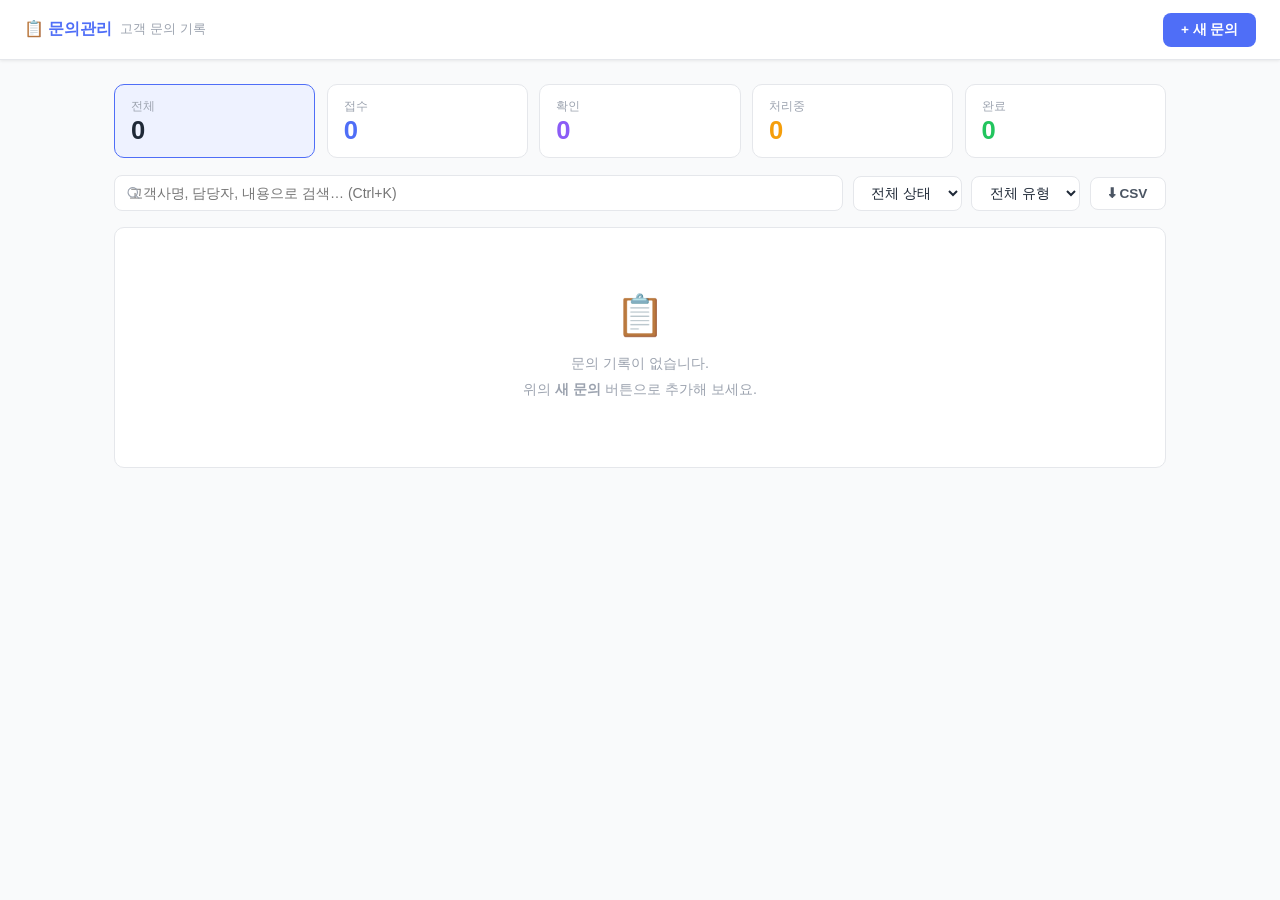
<file: memo/index.html>
<!DOCTYPE html>
<html lang="ko">
<head>
  <meta charset="UTF-8">
  <meta name="viewport" content="width=device-width, initial-scale=1.0">
  <title>고객 문의 기록 관리</title>
  <style>
    *, *::before, *::after { box-sizing: border-box; margin: 0; padding: 0; }

    :root {
      --primary:      #4F6EF7;
      --primary-dark: #3A57D9;
      --c-접수:   #4F6EF7;
      --c-확인:   #8B5CF6;
      --c-처리중: #F59E0B;
      --c-완료:   #22C55E;
      --gray-50:  #F9FAFB;
      --gray-100: #F3F4F6;
      --gray-200: #E5E7EB;
      --gray-400: #9CA3AF;
      --gray-600: #4B5563;
      --gray-800: #1F2937;
      --radius: 10px;
      --shadow-sm: 0 1px 3px rgba(0,0,0,.08);
      --shadow-lg: 0 8px 30px rgba(0,0,0,.18);
    }

    body {
      font-family: -apple-system, BlinkMacSystemFont, 'Segoe UI', 'Noto Sans KR', sans-serif;
      background: var(--gray-50);
      color: var(--gray-800);
      min-height: 100vh;
    }

    /* ── Header ── */
    header {
      background: #fff;
      border-bottom: 1px solid var(--gray-200);
      padding: 0 1.5rem;
      height: 60px;
      display: flex;
      align-items: center;
      justify-content: space-between;
      position: sticky;
      top: 0;
      z-index: 100;
      box-shadow: var(--shadow-sm);
    }
    .logo { font-size: 1rem; font-weight: 700; color: var(--primary); display: flex; align-items: center; gap: .5rem; }
    .logo-sub { color: var(--gray-400); font-weight: 400; font-size: .8rem; }

    /* ── Buttons ── */
    .btn {
      padding: .5rem 1.1rem;
      border: none;
      border-radius: 8px;
      font-size: .85rem;
      font-weight: 600;
      cursor: pointer;
      transition: background .15s;
      white-space: nowrap;
      font-family: inherit;
    }
    .btn-primary  { background: var(--primary); color: #fff; }
    .btn-primary:hover { background: var(--primary-dark); }
    .btn-ghost    { background: #fff; color: var(--gray-600); border: 1px solid var(--gray-200); }
    .btn-ghost:hover { background: var(--gray-100); }
    .btn-danger   { background: #FEE2E2; color: #B91C1C; border: none; }
    .btn-danger:hover { background: #FECACA; }
    .btn-sm { padding: .35rem .85rem; font-size: .8rem; }

    /* ── Layout ── */
    .container { max-width: 1100px; margin: 0 auto; padding: 1.5rem; }

    /* ── Stats ── */
    .stats {
      display: grid;
      grid-template-columns: repeat(5, 1fr);
      gap: .7rem;
      margin-bottom: 1.1rem;
    }
    .stat-card {
      background: #fff;
      border: 1px solid var(--gray-200);
      border-radius: var(--radius);
      padding: .85rem 1rem;
      cursor: pointer;
      transition: border-color .15s, background .15s;
      user-select: none;
    }
    .stat-card:hover       { border-color: var(--primary); }
    .stat-card.active      { border-color: var(--primary); background: #EEF2FF; }
    .stat-card .s-label    { font-size: .72rem; color: var(--gray-400); margin-bottom: .25rem; }
    .stat-card .s-count    { font-size: 1.6rem; font-weight: 700; line-height: 1; }
    .stat-card.s-all   .s-count { color: var(--gray-800); }
    .stat-card.s-접수  .s-count { color: var(--c-접수); }
    .stat-card.s-확인  .s-count { color: var(--c-확인); }
    .stat-card.s-처리중 .s-count { color: var(--c-처리중); }
    .stat-card.s-완료  .s-count { color: var(--c-완료); }

    /* ── Toolbar ── */
    .toolbar {
      display: flex;
      gap: .6rem;
      flex-wrap: wrap;
      align-items: center;
      margin-bottom: 1rem;
    }
    .search-wrap { flex: 1; min-width: 180px; position: relative; }
    .search-wrap svg {
      position: absolute;
      left: .75rem;
      top: 50%;
      transform: translateY(-50%);
      width: 15px;
      height: 15px;
      color: var(--gray-400);
      pointer-events: none;
    }
    .search-wrap input {
      width: 100%;
      padding: .5rem 1rem .5rem 2.3rem;
      border: 1px solid var(--gray-200);
      border-radius: 8px;
      font-size: .875rem;
      background: #fff;
      outline: none;
      font-family: inherit;
    }
    .search-wrap input:focus { border-color: var(--primary); }
    select {
      padding: .5rem .85rem;
      border: 1px solid var(--gray-200);
      border-radius: 8px;
      font-size: .85rem;
      background: #fff;
      outline: none;
      cursor: pointer;
      font-family: inherit;
      color: var(--gray-800);
    }
    select:focus { border-color: var(--primary); }

    /* ── Table ── */
    .table-wrap {
      background: #fff;
      border: 1px solid var(--gray-200);
      border-radius: var(--radius);
      overflow: hidden;
      overflow-x: auto;
    }
    table { width: 100%; border-collapse: collapse; }
    thead th {
      padding: .7rem 1rem;
      text-align: left;
      font-size: .72rem;
      font-weight: 600;
      color: var(--gray-400);
      background: var(--gray-50);
      border-bottom: 1px solid var(--gray-200);
      white-space: nowrap;
      text-transform: uppercase;
      letter-spacing: .04em;
    }
    tbody tr {
      border-bottom: 1px solid var(--gray-100);
      transition: background .1s;
      cursor: pointer;
    }
    tbody tr:last-child { border-bottom: none; }
    tbody tr:hover { background: #F5F7FF; }
    td { padding: .8rem 1rem; font-size: .875rem; vertical-align: middle; }
    .td-date    { color: var(--gray-600); white-space: nowrap; font-size: .8rem; }
    .td-company { font-weight: 600; }
    .td-person  { color: var(--gray-600); }
    .td-content {
      max-width: 260px;
      white-space: nowrap;
      overflow: hidden;
      text-overflow: ellipsis;
      color: var(--gray-600);
    }

    /* ── Badges ── */
    .badge {
      display: inline-flex;
      align-items: center;
      padding: .2rem .65rem;
      border-radius: 99px;
      font-size: .72rem;
      font-weight: 600;
      white-space: nowrap;
    }
    .badge-접수   { background: #EEF2FF; color: var(--c-접수); }
    .badge-확인   { background: #F5F3FF; color: var(--c-확인); }
    .badge-처리중 { background: #FEF3C7; color: #92400E; }
    .badge-완료   { background: #DCFCE7; color: #15803D; }
    .badge-cat    { background: var(--gray-100); color: var(--gray-600); }

    .status-btn {
      background: none;
      border: none;
      padding: 0;
      cursor: pointer;
      font-family: inherit;
    }
    .status-btn:hover .badge { filter: brightness(.9); }

    /* ── Empty state ── */
    .empty { text-align: center; padding: 4rem 1rem; color: var(--gray-400); }
    .empty-icon { font-size: 2.5rem; margin-bottom: .75rem; }
    .empty p { font-size: .9rem; line-height: 1.8; }

    /* ── Modal backdrop ── */
    .modal-bd {
      display: none;
      position: fixed;
      inset: 0;
      background: rgba(0,0,0,.45);
      z-index: 200;
      align-items: center;
      justify-content: center;
      padding: 1rem;
    }
    .modal-bd.open { display: flex; }

    /* ── Modal ── */
    .modal {
      background: #fff;
      border-radius: 14px;
      width: 100%;
      max-width: 560px;
      max-height: 90vh;
      overflow-y: auto;
      box-shadow: var(--shadow-lg);
      animation: slideUp .18s ease;
    }
    @keyframes slideUp {
      from { transform: translateY(14px); opacity: 0; }
      to   { transform: translateY(0);    opacity: 1; }
    }
    .modal-hd {
      padding: 1.1rem 1.5rem;
      border-bottom: 1px solid var(--gray-200);
      display: flex;
      align-items: center;
      justify-content: space-between;
      position: sticky;
      top: 0;
      background: #fff;
      z-index: 1;
    }
    .modal-hd h2 { font-size: .95rem; font-weight: 700; }
    .modal-close {
      background: none;
      border: none;
      font-size: 1.15rem;
      cursor: pointer;
      color: var(--gray-400);
      width: 28px;
      height: 28px;
      display: flex;
      align-items: center;
      justify-content: center;
      border-radius: 50%;
    }
    .modal-close:hover { background: var(--gray-100); color: var(--gray-800); }
    .modal-body { padding: 1.5rem; }
    .modal-ft {
      padding: 1rem 1.5rem;
      border-top: 1px solid var(--gray-200);
      display: flex;
      gap: .5rem;
      align-items: center;
    }
    .spacer { flex: 1; }

    /* ── Form ── */
    .form-grid { display: grid; grid-template-columns: 1fr 1fr; gap: .85rem; }
    .fg { display: flex; flex-direction: column; gap: .3rem; }
    .fg.full { grid-column: 1 / -1; }
    label { font-size: .78rem; font-weight: 600; color: var(--gray-600); }
    .req { color: var(--primary); }
    input[type="text"],
    input[type="date"],
    textarea,
    .fg select {
      padding: .55rem .85rem;
      border: 1px solid var(--gray-200);
      border-radius: 8px;
      font-size: .875rem;
      font-family: inherit;
      outline: none;
      transition: border .15s;
      background: #fff;
      width: 100%;
      color: var(--gray-800);
    }
    input:focus, textarea:focus, .fg select:focus {
      border-color: var(--primary);
      box-shadow: 0 0 0 3px rgba(79,110,247,.1);
    }
    textarea { resize: vertical; min-height: 80px; line-height: 1.6; }

    /* ── Detail ── */
    .detail-grid { display: flex; flex-direction: column; gap: .7rem; }
    .detail-row  { display: flex; gap: .75rem; font-size: .875rem; }
    .dk { width: 72px; flex-shrink: 0; color: var(--gray-400); font-size: .78rem; padding-top: .1rem; }
    .dv { color: var(--gray-800); line-height: 1.65; word-break: break-word; }
    .detail-div { border: none; border-top: 1px solid var(--gray-100); margin: .25rem 0; }

    /* ── Mobile ── */
    @media (max-width: 720px) {
      .stats { grid-template-columns: repeat(3, 1fr); }

      /* table → card */
      .table-wrap { background: transparent; border: none; border-radius: 0; overflow: visible; }
      table, thead, tbody, th, tr { display: block; }
      thead tr { display: none; }
      td { display: flex; gap: .5rem; padding: .25rem 0; font-size: .875rem; align-items: baseline; }
      td::before {
        content: attr(data-label);
        font-size: .72rem;
        color: var(--gray-400);
        font-weight: 600;
        width: 52px;
        flex-shrink: 0;
        padding-top: .1rem;
      }
      tbody tr {
        background: #fff;
        border: 1px solid var(--gray-200);
        border-radius: var(--radius);
        margin-bottom: .65rem;
        padding: .9rem 1rem;
        cursor: pointer;
        transition: background .1s;
        border-bottom: 1px solid var(--gray-200) !important;
      }
      tbody tr:hover { background: #F5F7FF; }
      .td-content { white-space: normal; max-width: 100%; overflow: visible; text-overflow: clip; }

      .modal { border-radius: 14px 14px 0 0; max-height: 95vh; }
      .modal-bd { align-items: flex-end; padding: 0; }
      .form-grid { grid-template-columns: 1fr; }
    }

    @media (max-width: 480px) {
      .stats { grid-template-columns: repeat(3, 1fr); }
      .container { padding: 1rem; }
      header { padding: 0 1rem; }
      .logo-sub { display: none; }
    }
  </style>
</head>
<body>

<header>
  <div class="logo">
    📋 문의관리
    <span class="logo-sub">고객 문의 기록</span>
  </div>
  <button class="btn btn-primary" onclick="openAdd()">+ 새 문의</button>
</header>

<div class="container">
  <div class="stats" id="stats"></div>

  <div class="toolbar">
    <div class="search-wrap">
      <svg viewBox="0 0 20 20" fill="currentColor">
        <path fill-rule="evenodd" d="M9 3.5a5.5 5.5 0 100 11 5.5 5.5 0 000-11zM2 9a7 7 0 1112.452 4.391l3.328 3.329a.75.75 0 11-1.06 1.06l-3.329-3.328A7 7 0 012 9z" clip-rule="evenodd"/>
      </svg>
      <input type="text" id="q" placeholder="고객사명, 담당자, 내용으로 검색… (Ctrl+K)" oninput="render()">
    </div>
    <select id="fStat" onchange="render()">
      <option value="">전체 상태</option>
      <option value="접수">접수</option>
      <option value="확인">확인</option>
      <option value="처리중">처리중</option>
      <option value="완료">완료</option>
    </select>
    <select id="fCat" onchange="render()">
      <option value="">전체 유형</option>
      <option value="기술지원">기술지원</option>
      <option value="계약·결제">계약·결제</option>
      <option value="기능 요청">기능 요청</option>
      <option value="기타">기타</option>
    </select>
    <button class="btn btn-ghost" onclick="exportCSV()">⬇ CSV</button>
  </div>

  <div class="table-wrap" id="tableWrap">
    <table id="tbl">
      <thead>
        <tr>
          <th>접수일</th>
          <th>고객사</th>
          <th>담당자</th>
          <th>유형</th>
          <th>문의 내용</th>
          <th>상태</th>
        </tr>
      </thead>
      <tbody id="tbody"></tbody>
    </table>
    <div class="empty" id="emptyEl" style="display:none">
      <div class="empty-icon">📋</div>
      <p>문의 기록이 없습니다.<br>위의 <strong>새 문의</strong> 버튼으로 추가해 보세요.</p>
    </div>
  </div>
</div>

<!-- ── 추가/수정 모달 ── -->
<div class="modal-bd" id="formModal">
  <div class="modal">
    <div class="modal-hd">
      <h2 id="formTitle">새 문의 추가</h2>
      <button class="modal-close" onclick="closeModal('formModal')">✕</button>
    </div>
    <div class="modal-body">
      <div class="form-grid">
        <div class="fg">
          <label>접수일 <span class="req">*</span></label>
          <input type="date" id="f_date">
        </div>
        <div class="fg">
          <label>문의 유형</label>
          <select id="f_cat">
            <option value="기술지원">기술지원</option>
            <option value="계약·결제">계약·결제</option>
            <option value="기능 요청">기능 요청</option>
            <option value="기타">기타</option>
          </select>
        </div>
        <div class="fg">
          <label>고객사명 <span class="req">*</span></label>
          <input type="text" id="f_company" placeholder="(주)예시컴퍼니">
        </div>
        <div class="fg">
          <label>담당자명</label>
          <input type="text" id="f_person" placeholder="홍길동">
        </div>
        <div class="fg full">
          <label>연락처</label>
          <input type="text" id="f_contact" placeholder="010-0000-0000 또는 email@example.com">
        </div>
        <div class="fg full">
          <label>문의 내용 <span class="req">*</span></label>
          <textarea id="f_content" placeholder="고객의 문의 내용을 입력하세요…"></textarea>
        </div>
        <div class="fg">
          <label>상태</label>
          <select id="f_status">
            <option value="접수">접수</option>
            <option value="확인">확인</option>
            <option value="처리중">처리중</option>
            <option value="완료">완료</option>
          </select>
        </div>
        <div class="fg full">
          <label>처리 메모</label>
          <textarea id="f_memo" placeholder="처리 내용, 담당자 메모 등…" style="min-height:60px"></textarea>
        </div>
      </div>
    </div>
    <div class="modal-ft">
      <button class="btn btn-ghost" onclick="closeModal('formModal')">취소</button>
      <div class="spacer"></div>
      <button class="btn btn-primary" onclick="saveRecord()">저장</button>
    </div>
  </div>
</div>

<!-- ── 상세 보기 모달 ── -->
<div class="modal-bd" id="detailModal">
  <div class="modal">
    <div class="modal-hd">
      <h2>문의 상세</h2>
      <button class="modal-close" onclick="closeModal('detailModal')">✕</button>
    </div>
    <div class="modal-body" id="detailBody"></div>
    <div class="modal-ft">
      <button class="btn btn-danger btn-sm" onclick="deleteRecord()">삭제</button>
      <div class="spacer"></div>
      <button class="btn btn-ghost btn-sm" onclick="closeModal('detailModal')">닫기</button>
      <button class="btn btn-primary btn-sm" onclick="editFromDetail()">수정</button>
    </div>
  </div>
</div>

<script>
const STORAGE_KEY = 'cust_inquiries_v1';
const STATUSES    = ['접수', '확인', '처리중', '완료'];

let records = [];
let editId  = null;
let viewId  = null;

// ── Storage ──
function load() {
  try { records = JSON.parse(localStorage.getItem(STORAGE_KEY)) || []; }
  catch { records = []; }
}
function save() { localStorage.setItem(STORAGE_KEY, JSON.stringify(records)); }

// ── Render ──
function render() {
  const q    = document.getElementById('q').value.toLowerCase();
  const fSt  = document.getElementById('fStat').value;
  const fCat = document.getElementById('fCat').value;

  const list = records
    .filter(r => {
      if (fSt  && r.status   !== fSt)  return false;
      if (fCat && r.category !== fCat) return false;
      if (q) {
        const hay = [r.company, r.person, r.contact, r.content, r.memo].join(' ').toLowerCase();
        if (!hay.includes(q)) return false;
      }
      return true;
    })
    .sort((a, b) => b.createdAt - a.createdAt);

  const tbody  = document.getElementById('tbody');
  const emptyEl = document.getElementById('emptyEl');
  const tbl    = document.getElementById('tbl');

  tbody.innerHTML = '';

  if (list.length === 0) {
    tbl.style.display    = 'none';
    emptyEl.style.display = 'block';
  } else {
    tbl.style.display    = '';
    emptyEl.style.display = 'none';

    list.forEach(r => {
      const tr = document.createElement('tr');
      tr.innerHTML = `
        <td class="td-date"    data-label="접수일">${fmtDate(r.date)}</td>
        <td class="td-company" data-label="고객사">${esc(r.company)}</td>
        <td class="td-person"  data-label="담당자">${esc(r.person || '—')}</td>
        <td                    data-label="유형"><span class="badge badge-cat">${esc(r.category)}</span></td>
        <td class="td-content" data-label="내용">${esc(r.content)}</td>
        <td                    data-label="상태">
          <button class="status-btn" onclick="cycleStatus('${r.id}', event)" title="클릭해서 다음 단계로 이동">
            <span class="badge badge-${r.status}">${r.status}</span>
          </button>
        </td>`;
      tr.addEventListener('click', () => openDetail(r.id));
      tbody.appendChild(tr);
    });
  }
  renderStats();
}

function renderStats() {
  const cur = document.getElementById('fStat').value;
  const cnt = { '': records.length };
  STATUSES.forEach(s => cnt[s] = records.filter(r => r.status === s).length);

  const items = [
    { label: '전체',  val: '',    cls: 's-all'   },
    { label: '접수',  val: '접수',  cls: 's-접수'  },
    { label: '확인',  val: '확인',  cls: 's-확인'  },
    { label: '처리중', val: '처리중', cls: 's-처리중' },
    { label: '완료',  val: '완료',  cls: 's-완료'  },
  ];

  document.getElementById('stats').innerHTML = items.map(({ label, val, cls }) => `
    <div class="stat-card ${cls}${cur === val ? ' active' : ''}"
         onclick="setFilter('${val}')">
      <div class="s-label">${label}</div>
      <div class="s-count">${cnt[val] ?? 0}</div>
    </div>`).join('');
}

function setFilter(val) {
  document.getElementById('fStat').value = val;
  render();
}

// ── Add ──
function openAdd() {
  editId = null;
  document.getElementById('formTitle').textContent = '새 문의 추가';
  fillForm({ date: today(), category: '기타', company: '', person: '', contact: '', content: '', status: '접수', memo: '' });
  openModal('formModal');
  setTimeout(() => document.getElementById('f_company').focus(), 120);
}

// ── Save ──
function saveRecord() {
  const company = document.getElementById('f_company').value.trim();
  const content = document.getElementById('f_content').value.trim();
  const date    = document.getElementById('f_date').value;

  if (!company) { alert('고객사명을 입력하세요.'); document.getElementById('f_company').focus(); return; }
  if (!content) { alert('문의 내용을 입력하세요.'); document.getElementById('f_content').focus(); return; }
  if (!date)    { alert('접수일을 입력하세요.'); return; }

  const now  = Date.now();
  const data = {
    date, company,
    person:   document.getElementById('f_person').value.trim(),
    contact:  document.getElementById('f_contact').value.trim(),
    category: document.getElementById('f_cat').value,
    content,
    status:   document.getElementById('f_status').value,
    memo:     document.getElementById('f_memo').value.trim(),
  };

  if (editId) {
    const idx = records.findIndex(r => r.id === editId);
    if (idx >= 0) records[idx] = { ...records[idx], ...data, updatedAt: now };
  } else {
    records.push({ id: uid(), createdAt: now, updatedAt: now, ...data });
  }
  save();
  closeModal('formModal');
  render();
}

// ── Detail ──
function openDetail(id) {
  const r = records.find(r => r.id === id);
  if (!r) return;
  viewId = id;

  document.getElementById('detailBody').innerHTML = `
    <div class="detail-grid">
      <div class="detail-row"><span class="dk">접수일</span><span class="dv">${fmtDate(r.date)}</span></div>
      <div class="detail-row"><span class="dk">고객사</span><span class="dv">${esc(r.company)}</span></div>
      <div class="detail-row"><span class="dk">담당자</span><span class="dv">${esc(r.person || '—')}</span></div>
      <div class="detail-row"><span class="dk">연락처</span><span class="dv">${esc(r.contact || '—')}</span></div>
      <div class="detail-row"><span class="dk">유형</span><span class="dv"><span class="badge badge-cat">${esc(r.category)}</span></span></div>
      <div class="detail-row"><span class="dk">상태</span><span class="dv"><span class="badge badge-${r.status}">${r.status}</span></span></div>
      <hr class="detail-div">
      <div class="detail-row"><span class="dk">내용</span><span class="dv">${nl2br(esc(r.content))}</span></div>
      ${r.memo ? `<div class="detail-row"><span class="dk">처리 메모</span><span class="dv">${nl2br(esc(r.memo))}</span></div>` : ''}
      <hr class="detail-div">
      <div class="detail-row"><span class="dk">등록</span><span class="dv">${fmtTs(r.createdAt)}</span></div>
      <div class="detail-row"><span class="dk">수정</span><span class="dv">${fmtTs(r.updatedAt)}</span></div>
    </div>`;
  openModal('detailModal');
}

function editFromDetail() {
  const r = records.find(r => r.id === viewId);
  if (!r) return;
  closeModal('detailModal');
  editId = r.id;
  document.getElementById('formTitle').textContent = '문의 수정';
  fillForm(r);
  openModal('formModal');
}

function deleteRecord() {
  if (!confirm('이 문의를 삭제할까요? 되돌릴 수 없습니다.')) return;
  records = records.filter(r => r.id !== viewId);
  save();
  closeModal('detailModal');
  render();
}

// ── Status quick cycle (list에서 배지 클릭) ──
function cycleStatus(id, e) {
  e.stopPropagation();
  const r = records.find(r => r.id === id);
  if (!r) return;
  r.status    = STATUSES[(STATUSES.indexOf(r.status) + 1) % STATUSES.length];
  r.updatedAt = Date.now();
  save();
  render();
}

// ── CSV 내보내기 ──
function exportCSV() {
  if (records.length === 0) { alert('내보낼 데이터가 없습니다.'); return; }
  const headers = ['접수일', '고객사명', '담당자명', '연락처', '문의유형', '문의내용', '상태', '처리메모', '등록일시'];
  const rows = records
    .sort((a, b) => b.createdAt - a.createdAt)
    .map(r => [
      r.date, r.company, r.person || '', r.contact || '',
      r.category, r.content, r.status, r.memo || '', fmtTs(r.createdAt),
    ].map(v => `"${String(v).replace(/"/g, '""')}"`).join(','));
  const csv = '﻿' + [headers.join(','), ...rows].join('\r\n');
  const a   = document.createElement('a');
  a.href    = URL.createObjectURL(new Blob([csv], { type: 'text/csv;charset=utf-8;' }));
  a.download = `고객문의_${today()}.csv`;
  a.click();
}

// ── Modal ──
function openModal(id)  { document.getElementById(id).classList.add('open'); }
function closeModal(id) { document.getElementById(id).classList.remove('open'); }

document.querySelectorAll('.modal-bd').forEach(bd =>
  bd.addEventListener('click', e => { if (e.target === bd) closeModal(bd.id); })
);

// ── Form fill ──
function fillForm(r) {
  document.getElementById('f_date').value    = r.date     || today();
  document.getElementById('f_company').value = r.company  || '';
  document.getElementById('f_person').value  = r.person   || '';
  document.getElementById('f_contact').value = r.contact  || '';
  document.getElementById('f_cat').value     = r.category || '기타';
  document.getElementById('f_content').value = r.content  || '';
  document.getElementById('f_status').value  = r.status   || '접수';
  document.getElementById('f_memo').value    = r.memo     || '';
}

// ── Keyboard ──
document.addEventListener('keydown', e => {
  if (e.key === 'Escape') ['detailModal', 'formModal'].forEach(closeModal);
  if ((e.ctrlKey || e.metaKey) && e.key === 'k') {
    e.preventDefault();
    document.getElementById('q').focus();
  }
});

// ── Utils ──
function uid()     { return Date.now().toString(36) + Math.random().toString(36).slice(2, 6); }
function today()   { return new Date().toISOString().slice(0, 10); }
function pad(n)    { return String(n).padStart(2, '0'); }
function fmtDate(d) { return d ? d.replace(/-/g, '.') : '—'; }
function fmtTs(ts) {
  if (!ts) return '—';
  const d = new Date(ts);
  return `${d.getFullYear()}.${pad(d.getMonth()+1)}.${pad(d.getDate())} ${pad(d.getHours())}:${pad(d.getMinutes())}`;
}
function esc(s) {
  return String(s || '')
    .replace(/&/g, '&amp;').replace(/</g, '&lt;')
    .replace(/>/g, '&gt;').replace(/"/g, '&quot;');
}
function nl2br(s) { return s.replace(/\n/g, '<br>'); }

// ── Init ──
load();
render();
</script>
</body>
</html>
</file>
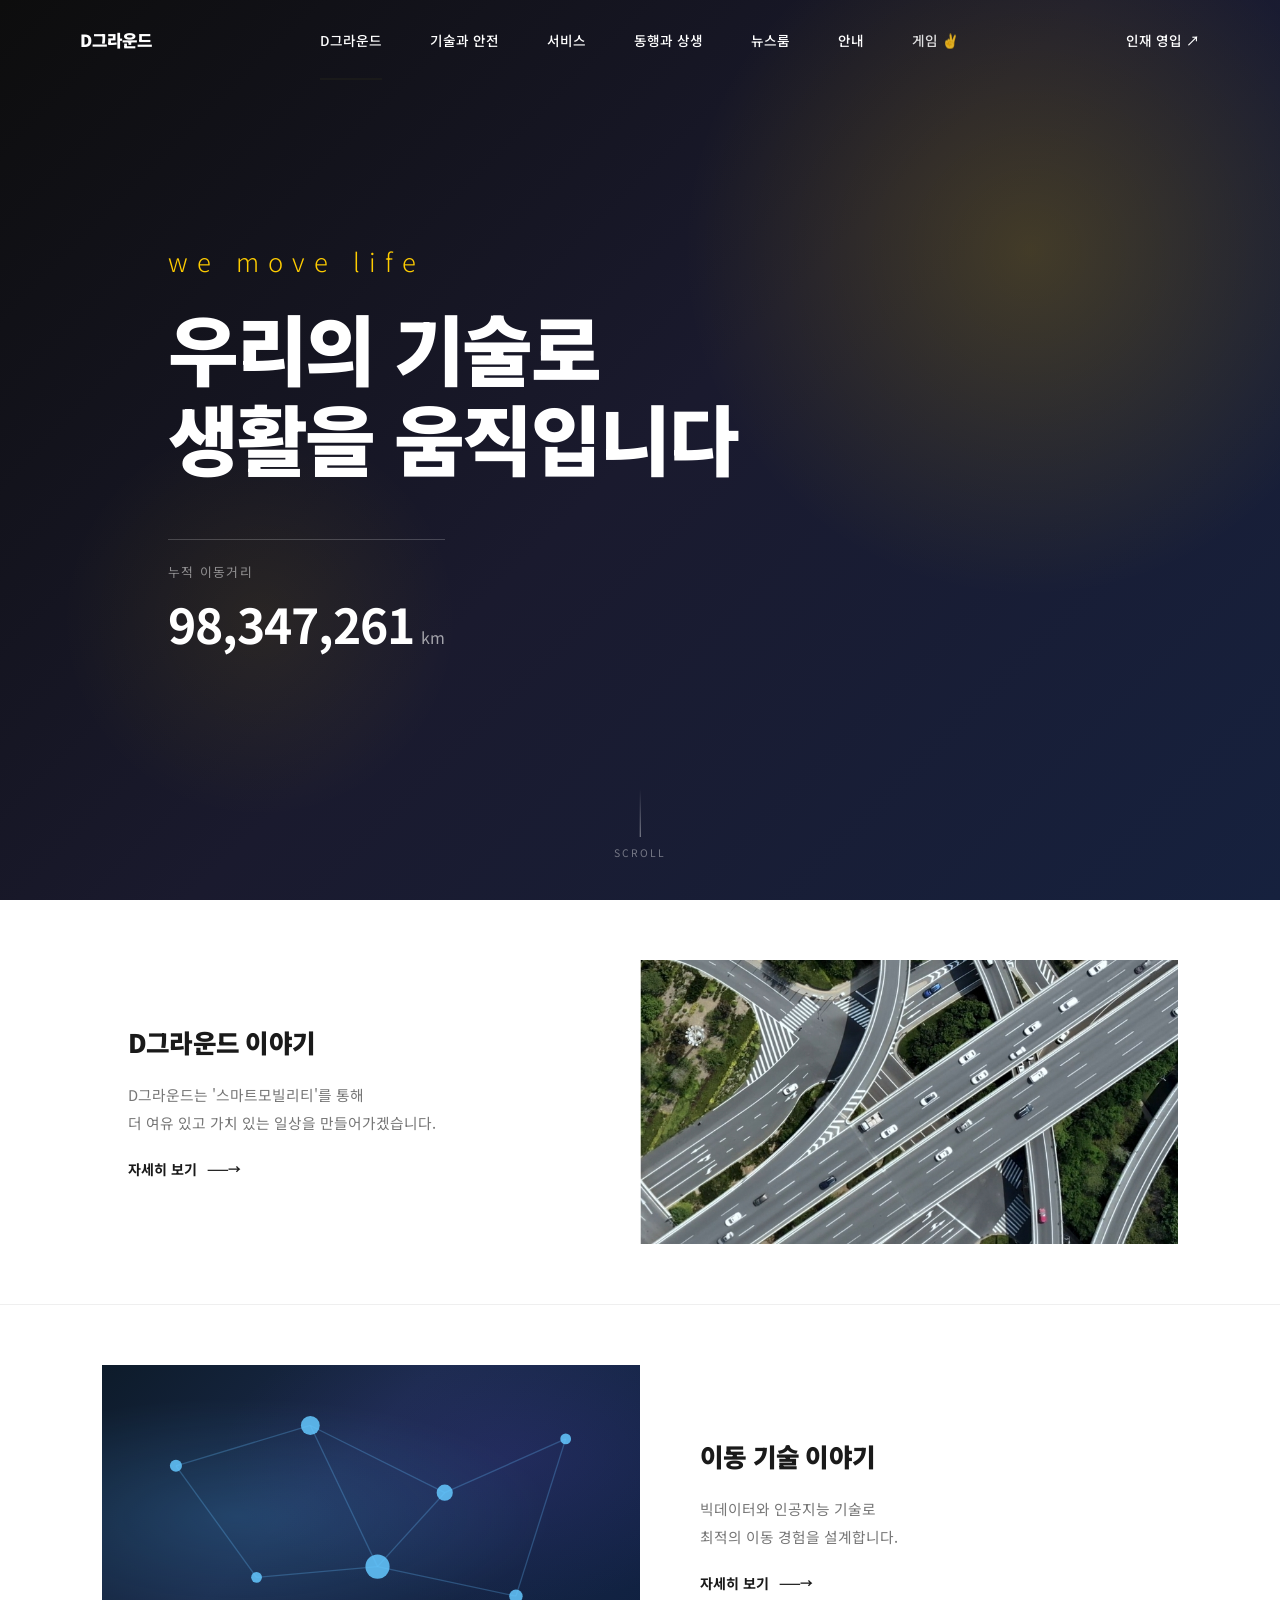
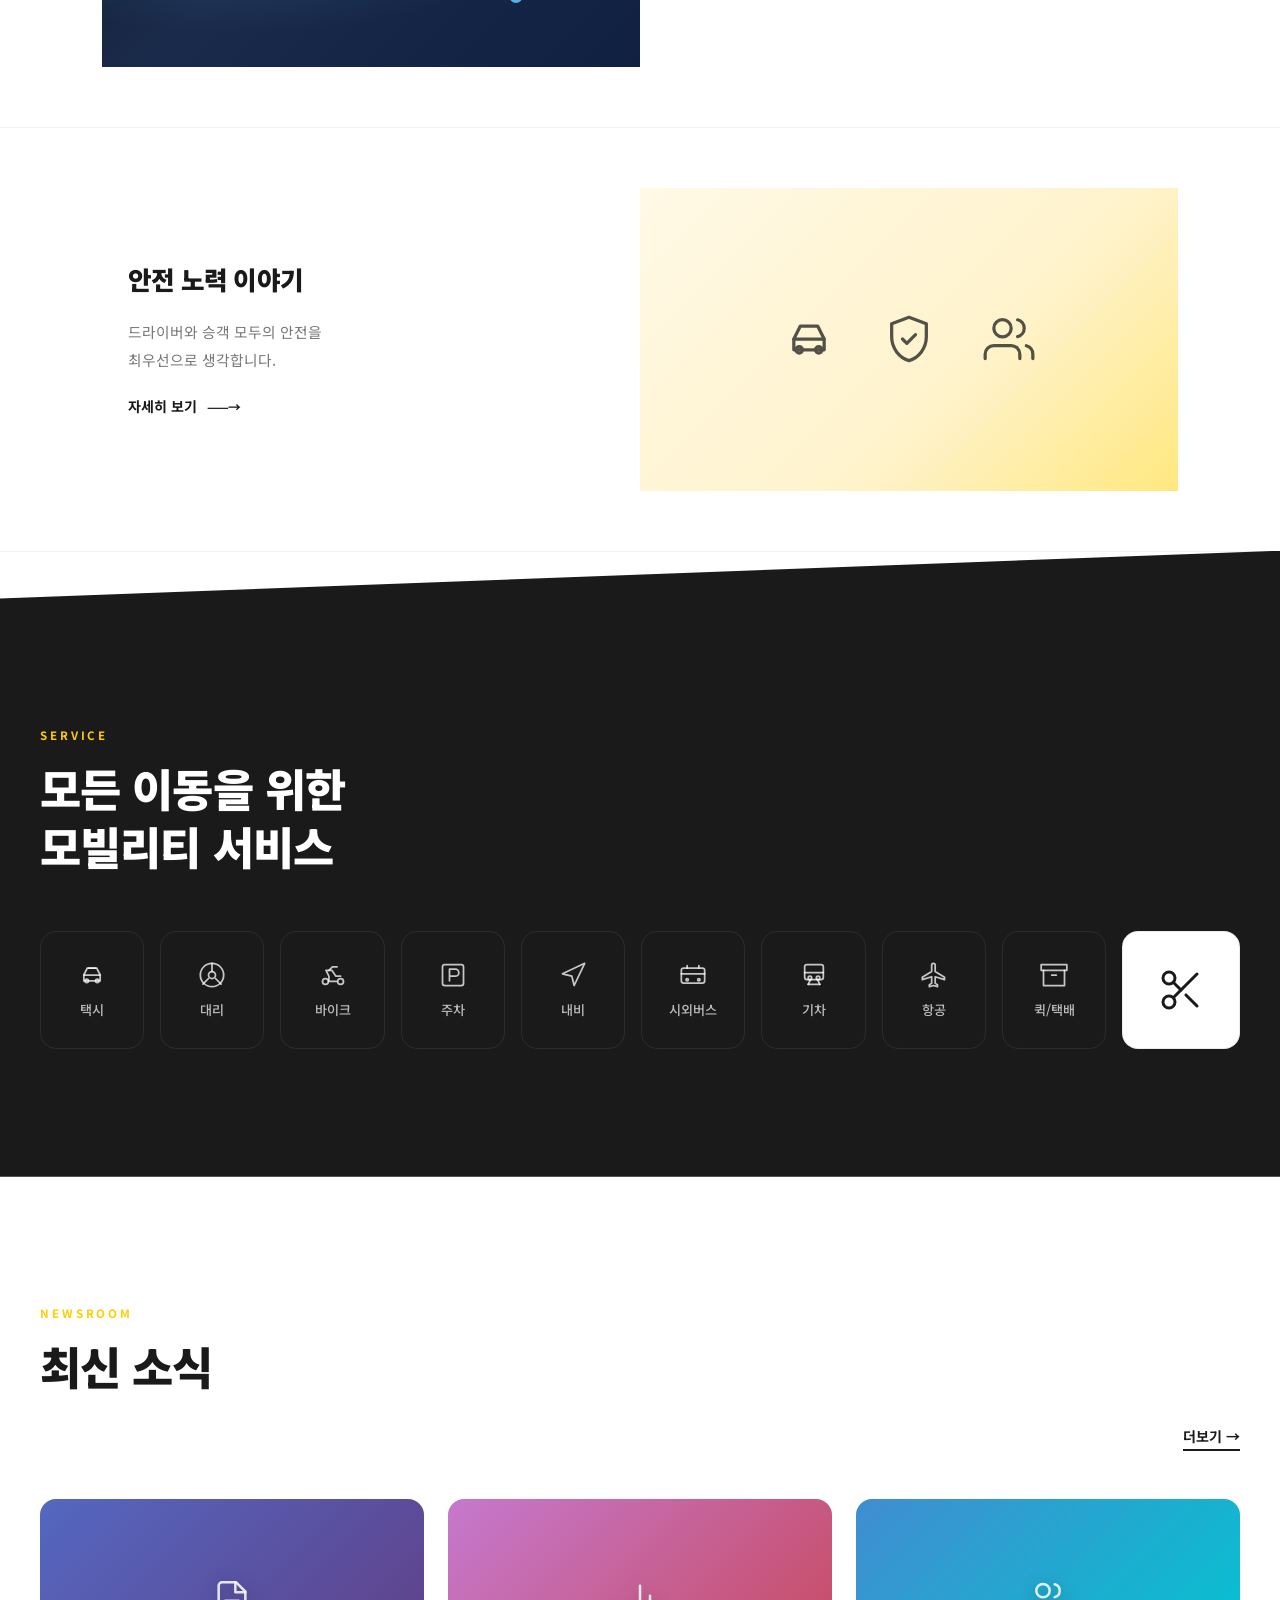
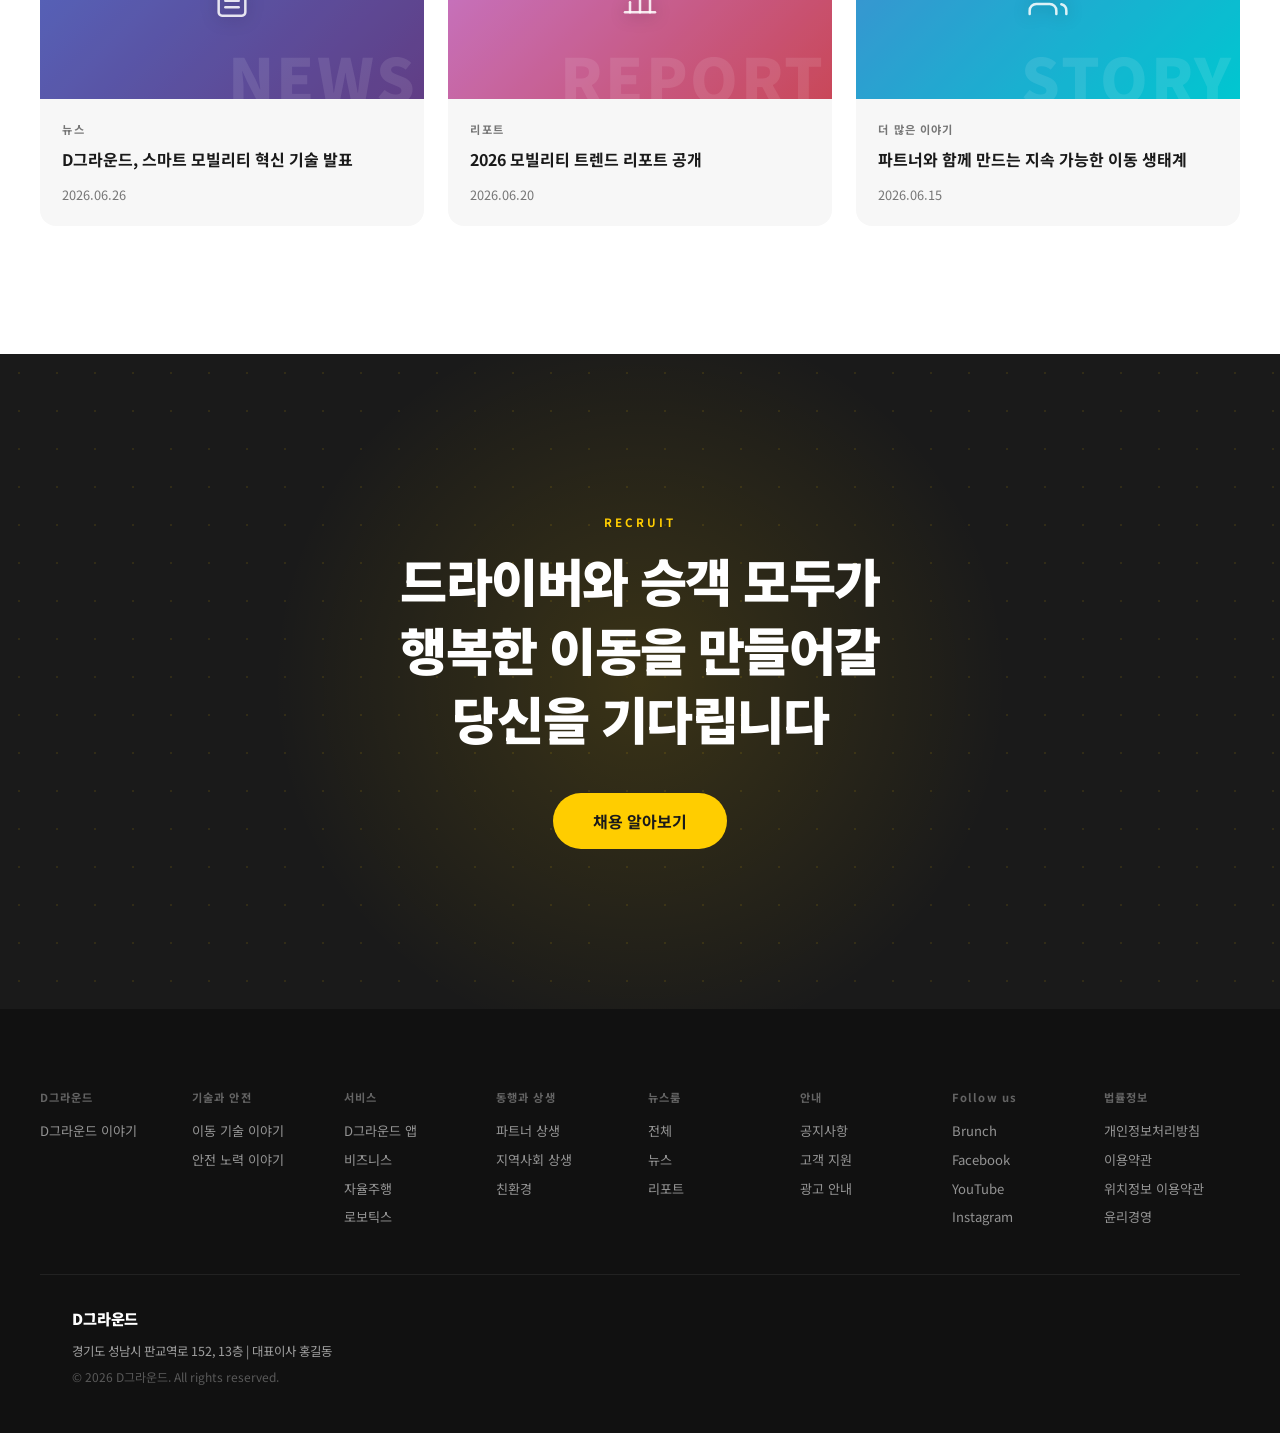
<file: website/index.html>
<!DOCTYPE html>
<html lang="ko">
<head>
  <meta charset="UTF-8">
  <meta name="viewport" content="width=device-width, initial-scale=1.0">
  <title>D그라운드</title>
  <link rel="stylesheet" href="style.css">
</head>
<body>

  <!-- GNB -->
  <header class="gnb" id="gnb">
    <div class="gnb-inner">
      <a href="#" class="gnb-logo">D그라운드</a>
      <nav class="gnb-nav">
        <a href="#hero"     class="gnb-nav__item" data-section="hero">D그라운드</a>
        <a href="#stories"  class="gnb-nav__item" data-section="stories">기술과 안전</a>
        <a href="#services" class="gnb-nav__item" data-section="services">서비스</a>
        <a href="#"         class="gnb-nav__item">동행과 상생</a>
        <a href="#newsroom" class="gnb-nav__item" data-section="newsroom">뉴스룸</a>
        <a href="#"         class="gnb-nav__item">안내</a>
        <a href="../game/game.html" class="gnb-nav__item gnb-nav__item--game">게임 ✌</a>
      </nav>
      <a href="#recruit" class="gnb-recruit">인재 영입 ↗</a>
      <button class="gnb-hamburger" id="hamburger" aria-label="메뉴 열기">
        <span></span><span></span><span></span>
      </button>
    </div>
  </header>

  <!-- 모바일 메뉴 -->
  <div class="gnb-mobile-menu" id="mobileMenu">
    <nav class="mobile-nav">
      <a href="#hero"     class="mobile-nav__item">D그라운드</a>
      <a href="#stories"  class="mobile-nav__item">기술과 안전</a>
      <a href="#services" class="mobile-nav__item">서비스</a>
      <a href="#"         class="mobile-nav__item">동행과 상생</a>
      <a href="#newsroom" class="mobile-nav__item">뉴스룸</a>
      <a href="#"         class="mobile-nav__item">안내</a>
      <a href="../game/game.html" class="mobile-nav__item">게임 ✌</a>
      <a href="#recruit"  class="mobile-nav__item mobile-nav__recruit">인재 영입 ↗</a>
    </nav>
  </div>

  <main>

    <!-- 히어로 -->
    <section class="hero" id="hero">
      <div class="hero-bg"></div>
      <div class="hero-content">
        <p class="hero-eyebrow">we move life</p>
        <h1 class="hero-title">우리의 기술로<br>생활을 움직입니다</h1>
        <div class="odometer">
          <p class="odometer-label">누적 이동거리</p>
          <div class="odometer-value">
            <span id="counter">0</span>
            <span class="odometer-unit">km</span>
          </div>
        </div>
      </div>
      <div class="hero-scroll">
        <span class="scroll-line"></span>
        <span class="scroll-text">SCROLL</span>
      </div>
    </section>

    <!-- 3가지 이야기 -->
    <section class="stories" id="stories">

      <!-- 1번: 텍스트 좌 / 이미지 우 -->
      <article class="story-row fade-up">
        <div class="story-row__text">
          <h2 class="story-row__title">D그라운드 이야기</h2>
          <p class="story-row__desc">D그라운드는 '스마트모빌리티'를 통해<br>더 여유 있고 가치 있는 일상을 만들어가겠습니다.</p>
          <a href="#" class="story-link">자세히 보기 <span class="arrow">——→</span></a>
        </div>
        <div class="story-row__img">
          <img src="image/카카오모빌리티_2_1.jpg" alt="D그라운드 이야기">
        </div>
      </article>

      <!-- 2번: 이미지 좌 / 텍스트 우 -->
      <article class="story-row story-row--reverse fade-up">
        <div class="story-row__text">
          <h2 class="story-row__title">이동 기술 이야기</h2>
          <p class="story-row__desc">빅데이터와 인공지능 기술로<br>최적의 이동 경험을 설계합니다.</p>
          <a href="#" class="story-link">자세히 보기 <span class="arrow">——→</span></a>
        </div>
        <div class="story-row__img">
          <div class="story-img-box story-img-box--2">
            <svg class="data-viz" viewBox="0 0 400 225" xmlns="http://www.w3.org/2000/svg">
              <line class="dv-line" x1="55" y1="75" x2="155" y2="45"/>
              <line class="dv-line" x1="155" y1="45" x2="255" y2="95"/>
              <line class="dv-line" x1="255" y1="95" x2="345" y2="55"/>
              <line class="dv-line" x1="55" y1="75" x2="115" y2="158"/>
              <line class="dv-line" x1="155" y1="45" x2="205" y2="150"/>
              <line class="dv-line" x1="255" y1="95" x2="205" y2="150"/>
              <line class="dv-line" x1="205" y1="150" x2="308" y2="172"/>
              <line class="dv-line" x1="115" y1="158" x2="205" y2="150"/>
              <line class="dv-line" x1="345" y1="55" x2="308" y2="172"/>
              <circle class="dv-node" cx="55"  cy="75"  r="4.5" style="animation-delay:0s"/>
              <circle class="dv-node" cx="155" cy="45"  r="7"   style="animation-delay:0.35s"/>
              <circle class="dv-node" cx="255" cy="95"  r="6"   style="animation-delay:0.7s"/>
              <circle class="dv-node" cx="345" cy="55"  r="4"   style="animation-delay:1.05s"/>
              <circle class="dv-node" cx="115" cy="158" r="4"   style="animation-delay:1.4s"/>
              <circle class="dv-node" cx="205" cy="150" r="9"   style="animation-delay:0.2s"/>
              <circle class="dv-node" cx="308" cy="172" r="5"   style="animation-delay:0.85s"/>
            </svg>
          </div>
        </div>
      </article>

      <!-- 3번: 텍스트 좌 / 이미지 우 -->
      <article class="story-row fade-up">
        <div class="story-row__text">
          <h2 class="story-row__title">안전 노력 이야기</h2>
          <p class="story-row__desc">드라이버와 승객 모두의 안전을<br>최우선으로 생각합니다.</p>
          <a href="#" class="story-link">자세히 보기 <span class="arrow">——→</span></a>
        </div>
        <div class="story-row__img">
          <div class="story-img-box story-img-box--3">
            <!-- 자동차 -->
            <svg width="52" height="52" viewBox="0 0 24 24" fill="none" stroke="#1A1A1A" stroke-width="1.5" stroke-linecap="round" stroke-linejoin="round">
              <path d="M19 17H5v-5l3-6h8l3 6v5z"/>
              <circle cx="7.5" cy="17" r="1.5"/>
              <circle cx="16.5" cy="17" r="1.5"/>
              <path d="M5 12h14"/>
            </svg>
            <!-- 방패 체크 (안전) -->
            <svg width="52" height="52" viewBox="0 0 24 24" fill="none" stroke="#1A1A1A" stroke-width="1.5" stroke-linecap="round" stroke-linejoin="round">
              <path d="M12 2L4 5v6c0 5.25 3.5 9.74 8 11 4.5-1.26 8-5.75 8-11V5z"/>
              <polyline points="9 12 11 14 15 10"/>
            </svg>
            <!-- 사람들 (상생) -->
            <svg width="52" height="52" viewBox="0 0 24 24" fill="none" stroke="#1A1A1A" stroke-width="1.5" stroke-linecap="round" stroke-linejoin="round">
              <path d="M17 21v-2a4 4 0 0 0-4-4H5a4 4 0 0 0-4 4v2"/>
              <circle cx="9" cy="7" r="4"/>
              <path d="M23 21v-2a4 4 0 0 0-3-3.87"/>
              <path d="M16 3.13a4 4 0 0 1 0 7.75"/>
            </svg>
          </div>
        </div>
      </article>

    </section>

    <!-- 서비스 -->
    <section class="services" id="services">
      <div class="services-inner">
        <p class="section-eyebrow fade-up">SERVICE</p>
        <h2 class="section-title fade-up">모든 이동을 위한<br>모빌리티 서비스</h2>
        <div class="service-grid">

          <div class="service-item fade-up">
            <div class="service-icon">
              <svg width="28" height="28" viewBox="0 0 24 24" fill="none" stroke="currentColor" stroke-width="1.5" stroke-linecap="round" stroke-linejoin="round">
                <path d="M19 17H5v-5l3-6h8l3 6v5z"/>
                <circle cx="7.5" cy="17" r="1.5"/>
                <circle cx="16.5" cy="17" r="1.5"/>
                <path d="M5 12h14"/>
                <path d="M9 6h6"/>
              </svg>
            </div>
            <span>택시</span>
          </div>

          <div class="service-item fade-up">
            <div class="service-icon">
              <svg width="28" height="28" viewBox="0 0 24 24" fill="none" stroke="currentColor" stroke-width="1.5" stroke-linecap="round" stroke-linejoin="round">
                <circle cx="12" cy="12" r="10"/>
                <circle cx="12" cy="12" r="3"/>
                <line x1="12" y1="2" x2="12" y2="9"/>
                <line x1="4.22" y1="19.78" x2="9" y2="15"/>
                <line x1="19.78" y1="19.78" x2="15" y2="15"/>
              </svg>
            </div>
            <span>대리</span>
          </div>

          <div class="service-item fade-up">
            <div class="service-icon">
              <svg width="28" height="28" viewBox="0 0 24 24" fill="none" stroke="currentColor" stroke-width="1.5" stroke-linecap="round" stroke-linejoin="round">
                <circle cx="5.5" cy="17.5" r="2.5"/>
                <circle cx="18.5" cy="17.5" r="2.5"/>
                <path d="M15 17.5H8.5V13L6 8h5l3.5 5h4"/>
                <path d="M8.5 8l3-3h4"/>
              </svg>
            </div>
            <span>바이크</span>
          </div>

          <div class="service-item fade-up">
            <div class="service-icon">
              <svg width="28" height="28" viewBox="0 0 24 24" fill="none" stroke="currentColor" stroke-width="1.5" stroke-linecap="round" stroke-linejoin="round">
                <rect x="3" y="3" width="18" height="18" rx="2"/>
                <path d="M9 17V7h5a3 3 0 0 1 0 6H9"/>
              </svg>
            </div>
            <span>주차</span>
          </div>

          <div class="service-item fade-up">
            <div class="service-icon">
              <svg width="28" height="28" viewBox="0 0 24 24" fill="none" stroke="currentColor" stroke-width="1.5" stroke-linecap="round" stroke-linejoin="round">
                <polygon points="3 11 22 2 13 21 11 13 3 11"/>
              </svg>
            </div>
            <span>내비</span>
          </div>

          <div class="service-item fade-up">
            <div class="service-icon">
              <svg width="28" height="28" viewBox="0 0 24 24" fill="none" stroke="currentColor" stroke-width="1.5" stroke-linecap="round" stroke-linejoin="round">
                <rect x="2" y="6" width="20" height="13" rx="2"/>
                <line x1="2" y1="11" x2="22" y2="11"/>
                <path d="M7 6V4M17 6V4"/>
                <circle cx="7" cy="16" r="1"/>
                <circle cx="17" cy="16" r="1"/>
              </svg>
            </div>
            <span>시외버스</span>
          </div>

          <div class="service-item fade-up">
            <div class="service-icon">
              <svg width="28" height="28" viewBox="0 0 24 24" fill="none" stroke="currentColor" stroke-width="1.5" stroke-linecap="round" stroke-linejoin="round">
                <rect x="4" y="3" width="16" height="13" rx="2"/>
                <line x1="4" y1="10" x2="20" y2="10"/>
                <circle cx="8.5" cy="14.5" r="1.5"/>
                <circle cx="15.5" cy="14.5" r="1.5"/>
                <path d="M7 20l2-4M17 20l-2-4"/>
                <line x1="7" y1="20" x2="17" y2="20"/>
              </svg>
            </div>
            <span>기차</span>
          </div>

          <div class="service-item fade-up">
            <div class="service-icon">
              <svg width="28" height="28" viewBox="0 0 24 24" fill="none" stroke="currentColor" stroke-width="1.5" stroke-linecap="round" stroke-linejoin="round">
                <path d="M21 16v-2l-8-5V3.5a1.5 1.5 0 0 0-3 0V9l-8 5v2l8-2.5V19l-2 1.5V22l3.5-1 3.5 1v-1.5L13 19v-5.5z"/>
              </svg>
            </div>
            <span>항공</span>
          </div>

          <div class="service-item fade-up">
            <div class="service-icon">
              <svg width="28" height="28" viewBox="0 0 24 24" fill="none" stroke="currentColor" stroke-width="1.5" stroke-linecap="round" stroke-linejoin="round">
                <polyline points="21 8 21 21 3 21 3 8"/>
                <rect x="1" y="3" width="22" height="5"/>
                <line x1="10" y1="12" x2="14" y2="12"/>
              </svg>
            </div>
            <span>퀵/택배</span>
          </div>

          <a href="../game/game.html" class="service-item service-item--game fade-up">
            <div class="service-icon">
              <svg width="28" height="28" viewBox="0 0 24 24" fill="none" stroke="currentColor" stroke-width="1.5" stroke-linecap="round" stroke-linejoin="round">
                <circle cx="6" cy="6" r="3"/>
                <circle cx="6" cy="18" r="3"/>
                <line x1="20" y1="4" x2="8.12" y2="15.88"/>
                <line x1="14.47" y1="14.48" x2="20" y2="20"/>
                <line x1="8.12" y1="8.12" x2="12" y2="12"/>
              </svg>
            </div>
          </a>

        </div>
      </div>
    </section>

    <!-- 뉴스룸 -->
    <section class="newsroom" id="newsroom">
      <div class="newsroom-inner">
        <div class="newsroom-header">
          <div>
            <p class="section-eyebrow fade-up">NEWSROOM</p>
            <h2 class="section-title fade-up">최신 소식</h2>
          </div>
          <a href="#" class="more-link">더보기 →</a>
        </div>
        <div class="news-grid">
          <article class="news-card fade-up">
            <div class="news-thumb news-thumb--1">
              <div class="news-thumb-overlay">
                <span class="news-thumb-bg-text">NEWS</span>
                <svg width="40" height="40" viewBox="0 0 24 24" fill="none" stroke="rgba(255,255,255,0.85)" stroke-width="1.5" stroke-linecap="round" stroke-linejoin="round">
                  <path d="M14.5 2H6a2 2 0 0 0-2 2v16a2 2 0 0 0 2 2h12a2 2 0 0 0 2-2V7.5L14.5 2z"/>
                  <polyline points="14 2 14 8 20 8"/>
                  <line x1="16" y1="13" x2="8" y2="13"/>
                  <line x1="16" y1="17" x2="8" y2="17"/>
                </svg>
              </div>
            </div>
            <div class="news-body">
              <span class="news-tag">뉴스</span>
              <h3 class="news-title">D그라운드, 스마트 모빌리티 혁신 기술 발표</h3>
              <p class="news-date">2026.06.26</p>
            </div>
          </article>
          <article class="news-card fade-up">
            <div class="news-thumb news-thumb--2">
              <div class="news-thumb-overlay">
                <span class="news-thumb-bg-text">REPORT</span>
                <svg width="40" height="40" viewBox="0 0 24 24" fill="none" stroke="rgba(255,255,255,0.85)" stroke-width="1.5" stroke-linecap="round" stroke-linejoin="round">
                  <line x1="18" y1="20" x2="18" y2="10"/>
                  <line x1="12" y1="20" x2="12" y2="4"/>
                  <line x1="6" y1="20" x2="6" y2="14"/>
                  <line x1="3" y1="20" x2="21" y2="20"/>
                </svg>
              </div>
            </div>
            <div class="news-body">
              <span class="news-tag">리포트</span>
              <h3 class="news-title">2026 모빌리티 트렌드 리포트 공개</h3>
              <p class="news-date">2026.06.20</p>
            </div>
          </article>
          <article class="news-card fade-up">
            <div class="news-thumb news-thumb--3">
              <div class="news-thumb-overlay">
                <span class="news-thumb-bg-text">STORY</span>
                <svg width="40" height="40" viewBox="0 0 24 24" fill="none" stroke="rgba(255,255,255,0.85)" stroke-width="1.5" stroke-linecap="round" stroke-linejoin="round">
                  <path d="M17 21v-2a4 4 0 0 0-4-4H5a4 4 0 0 0-4 4v2"/>
                  <circle cx="9" cy="7" r="4"/>
                  <path d="M23 21v-2a4 4 0 0 0-3-3.87"/>
                  <path d="M16 3.13a4 4 0 0 1 0 7.75"/>
                </svg>
              </div>
            </div>
            <div class="news-body">
              <span class="news-tag">더 많은 이야기</span>
              <h3 class="news-title">파트너와 함께 만드는 지속 가능한 이동 생태계</h3>
              <p class="news-date">2026.06.15</p>
            </div>
          </article>
        </div>
      </div>
    </section>

    <!-- 채용 -->
    <section class="recruit" id="recruit">
      <div class="recruit-inner fade-up">
        <p class="section-eyebrow" style="color:#FFCD00">RECRUIT</p>
        <h2 class="recruit-title">드라이버와 승객 모두가<br>행복한 이동을 만들어갈<br>당신을 기다립니다</h2>
        <a href="#" class="btn-recruit">채용 알아보기</a>
      </div>
    </section>

  </main>

  <!-- 푸터 -->
  <footer class="footer">
    <div class="footer-top">
      <div class="footer-menus">
        <div class="footer-col">
          <p class="footer-col-title">D그라운드</p>
          <a href="#">D그라운드 이야기</a>
        </div>
        <div class="footer-col">
          <p class="footer-col-title">기술과 안전</p>
          <a href="#">이동 기술 이야기</a>
          <a href="#">안전 노력 이야기</a>
        </div>
        <div class="footer-col">
          <p class="footer-col-title">서비스</p>
          <a href="#">D그라운드 앱</a>
          <a href="#">비즈니스</a>
          <a href="#">자율주행</a>
          <a href="#">로보틱스</a>
        </div>
        <div class="footer-col">
          <p class="footer-col-title">동행과 상생</p>
          <a href="#">파트너 상생</a>
          <a href="#">지역사회 상생</a>
          <a href="#">친환경</a>
        </div>
        <div class="footer-col">
          <p class="footer-col-title">뉴스룸</p>
          <a href="#">전체</a>
          <a href="#">뉴스</a>
          <a href="#">리포트</a>
        </div>
        <div class="footer-col">
          <p class="footer-col-title">안내</p>
          <a href="#">공지사항</a>
          <a href="#">고객 지원</a>
          <a href="#">광고 안내</a>
        </div>
        <div class="footer-col">
          <p class="footer-col-title">Follow us</p>
          <a href="#">Brunch</a>
          <a href="#">Facebook</a>
          <a href="#">YouTube</a>
          <a href="#">Instagram</a>
        </div>
        <div class="footer-col">
          <p class="footer-col-title">법률정보</p>
          <a href="#">개인정보처리방침</a>
          <a href="#">이용약관</a>
          <a href="#">위치정보 이용약관</a>
          <a href="#">윤리경영</a>
        </div>
      </div>
    </div>
    <div class="footer-bottom">
      <p class="footer-logo">D그라운드</p>
      <p class="footer-addr">경기도 성남시 판교역로 152, 13층 | 대표이사 홍길동</p>
      <p class="footer-copy">© 2026 D그라운드. All rights reserved.</p>
    </div>
  </footer>

  <script>
    const gnb       = document.getElementById('gnb');
    const hamburger = document.getElementById('hamburger');
    const mobileMenu = document.getElementById('mobileMenu');

    // GNB 스크롤 배경 전환
    window.addEventListener('scroll', () => {
      gnb.classList.toggle('scrolled', window.scrollY > 10);
    });

    // 햄버거 메뉴 토글
    hamburger.addEventListener('click', () => {
      hamburger.classList.toggle('open');
      mobileMenu.classList.toggle('open');
    });

    // 모바일 메뉴 링크 클릭 시 닫기
    mobileMenu.querySelectorAll('a').forEach(link => {
      link.addEventListener('click', () => {
        hamburger.classList.remove('open');
        mobileMenu.classList.remove('open');
      });
    });

    // 누적 이동거리 카운터 — 히어로 섹션 진입 후 700ms 딜레이
    const target = 98347261;
    const el = document.getElementById('counter');
    el.textContent = (target - 500000).toLocaleString('ko-KR');

    setTimeout(() => {
      let current = target - 500000;
      const step = Math.ceil(500000 / 80);
      const timer = setInterval(() => {
        current = Math.min(current + step, target);
        el.textContent = current.toLocaleString('ko-KR');
        if (current >= target) clearInterval(timer);
      }, 20);
    }, 700);

    // 스크롤 진입 fade-up 애니메이션
    document.querySelectorAll('.service-item.fade-up').forEach((el, i) => {
      el.style.transitionDelay = `${i * 0.05}s`;
    });
    document.querySelectorAll('.news-card.fade-up').forEach((el, i) => {
      el.style.transitionDelay = `${i * 0.1}s`;
    });

    const fadeObserver = new IntersectionObserver((entries) => {
      entries.forEach(entry => {
        if (entry.isIntersecting) {
          entry.target.classList.add('visible');
          fadeObserver.unobserve(entry.target);
        }
      });
    }, { threshold: 0.12 });

    document.querySelectorAll('.fade-up').forEach(el => fadeObserver.observe(el));

    // GNB 현재 섹션 하이라이트
    const navItems = document.querySelectorAll('.gnb-nav__item[data-section]');
    const sectionObserver = new IntersectionObserver((entries) => {
      entries.forEach(entry => {
        if (entry.isIntersecting) {
          navItems.forEach(item => {
            item.classList.toggle('active', item.dataset.section === entry.target.id);
          });
        }
      });
    }, { threshold: 0.4 });

    document.querySelectorAll('section[id]').forEach(s => sectionObserver.observe(s));
  </script>
</body>
</html>
</file>
<file: website/style.css>
@import url('https://fonts.googleapis.com/css2?family=Noto+Sans+KR:wght@300;400;500;700;900&display=swap');

:root {
  --yellow: #FFCD00;
  --black: #1A1A1A;
  --gray-dark: #333;
  --gray-mid: #767676;
  --gray-light: #F7F7F7;
  --white: #fff;
  --max-w: 1200px;
}

*, *::before, *::after { margin: 0; padding: 0; box-sizing: border-box; }
html { scroll-behavior: smooth; }

body {
  font-family: 'Noto Sans KR', 'Apple SD Gothic Neo', sans-serif;
  color: var(--black);
  background: var(--white);
  overflow-x: hidden;
}

a { text-decoration: none; color: inherit; }

/* ══ 스크롤 진입 애니메이션 ══════════════════════════ */
.fade-up {
  opacity: 0;
  transform: translateY(36px);
  transition: opacity 0.65s ease, transform 0.65s ease;
}

.fade-up.visible {
  opacity: 1;
  transform: translateY(0);
}

/* ══ GNB ══════════════════════════════════════════ */
.gnb {
  position: fixed;
  top: 0; left: 0; right: 0;
  z-index: 200;
  background: transparent;
  transition: background 0.3s, box-shadow 0.3s;
}

.gnb:hover {
  background: var(--white);
  box-shadow: 0 1px 0 rgba(0,0,0,0.08);
}

.gnb.scrolled {
  background: var(--white);
  box-shadow: 0 1px 0 rgba(0,0,0,0.08);
}

.gnb-inner {
  padding: 0 5rem;
  height: 80px;
  display: flex;
  align-items: center;
}

.gnb-logo {
  font-size: 1.05rem;
  font-weight: 900;
  color: var(--white);
  transition: color 0.3s;
  white-space: nowrap;
  flex: none;
}

.gnb:hover .gnb-logo,
.gnb.scrolled .gnb-logo { color: var(--black); }

.gnb-nav {
  flex: 1;
  display: flex;
  align-items: center;
  justify-content: center;
}

.gnb-nav__item {
  font-size: 0.85rem;
  font-weight: 500;
  color: var(--white);
  padding: 0 1.5rem;
  height: 80px;
  display: flex;
  align-items: center;
  transition: color 0.3s;
  white-space: nowrap;
  position: relative;
}

.gnb-nav__item::after {
  content: '';
  position: absolute;
  bottom: 0; left: 1.5rem; right: 1.5rem;
  height: 2px;
  background: var(--black);
  transform: scaleX(0);
  transition: transform 0.2s;
}

.gnb-nav__item:hover::after,
.gnb-nav__item.active::after { transform: scaleX(1); }

.gnb:hover .gnb-nav__item,
.gnb.scrolled .gnb-nav__item { color: var(--black); }

.gnb-nav__item:hover { color: var(--black) !important; }

.gnb-recruit {
  font-size: 0.85rem;
  font-weight: 500;
  color: var(--white);
  white-space: nowrap;
  flex: none;
  transition: color 0.3s;
}

.gnb:hover .gnb-recruit,
.gnb.scrolled .gnb-recruit { color: var(--black); }

/* 햄버거 버튼 */
.gnb-hamburger {
  display: none;
  flex-direction: column;
  justify-content: center;
  gap: 5px;
  background: none;
  border: none;
  cursor: pointer;
  padding: 4px;
  width: 36px;
  height: 36px;
  flex-shrink: 0;
  margin-left: auto;
}

.gnb-hamburger span {
  display: block;
  width: 22px;
  height: 2px;
  background: var(--white);
  border-radius: 2px;
  transition: transform 0.3s ease, opacity 0.3s ease, background 0.3s;
}

.gnb:hover .gnb-hamburger span,
.gnb.scrolled .gnb-hamburger span { background: var(--black); }

.gnb-hamburger.open span:nth-child(1) { transform: translateY(7px) rotate(45deg); }
.gnb-hamburger.open span:nth-child(2) { opacity: 0; transform: scaleX(0); }
.gnb-hamburger.open span:nth-child(3) { transform: translateY(-7px) rotate(-45deg); }

/* 모바일 드롭다운 메뉴 */
.gnb-mobile-menu {
  position: fixed;
  top: 80px;
  left: 0; right: 0;
  background: var(--white);
  z-index: 199;
  max-height: 0;
  overflow: hidden;
  transition: max-height 0.35s ease, box-shadow 0.35s;
}

.gnb-mobile-menu.open {
  max-height: 440px;
  box-shadow: 0 8px 24px rgba(0,0,0,0.1);
}

.mobile-nav {
  display: flex;
  flex-direction: column;
  padding: 1rem 1.5rem 1.5rem;
  border-top: 1px solid rgba(0,0,0,0.06);
}

.mobile-nav__item {
  font-size: 1rem;
  font-weight: 500;
  color: var(--black);
  padding: 0.85rem 0;
  border-bottom: 1px solid rgba(0,0,0,0.06);
  transition: color 0.15s;
}

.mobile-nav__item:last-child { border-bottom: none; }
.mobile-nav__item:hover { color: var(--yellow); }

.mobile-nav__recruit {
  margin-top: 0.5rem;
  font-weight: 700;
  color: var(--black);
}

/* ══ HERO ══════════════════════════════════════════ */
.hero {
  position: relative;
  height: 100vh;
  min-height: 640px;
  display: flex;
  align-items: center;
  overflow: hidden;
}

.hero-bg {
  position: absolute;
  inset: 0;
  background: linear-gradient(135deg, #0d0d0d 0%, #1a1a2e 50%, #16213e 100%);
  z-index: 0;
}

.hero-bg::before {
  content: '';
  position: absolute;
  width: 700px; height: 700px;
  border-radius: 50%;
  background: radial-gradient(circle, rgba(255,205,0,0.18) 0%, transparent 70%);
  top: -100px; right: -100px;
}

.hero-bg::after {
  content: '';
  position: absolute;
  width: 400px; height: 400px;
  border-radius: 50%;
  background: radial-gradient(circle, rgba(255,205,0,0.08) 0%, transparent 70%);
  bottom: 80px; left: 60px;
}

.hero-content {
  position: relative;
  z-index: 1;
  padding: 0 10vw;
  max-width: var(--max-w);
  margin: 0 auto;
  width: 100%;
}

.hero-eyebrow {
  font-size: clamp(1rem, 2.5vw, 1.6rem);
  font-weight: 300;
  letter-spacing: 0.35em;
  color: var(--yellow);
  margin-bottom: 1.4rem;
  text-transform: lowercase;
}

.hero-title {
  font-size: clamp(2.4rem, 6vw, 5rem);
  font-weight: 900;
  line-height: 1.18;
  color: var(--white);
  letter-spacing: -0.03em;
  margin-bottom: 3.5rem;
}

.odometer {
  display: inline-block;
  border-top: 1px solid rgba(255,255,255,0.2);
  padding-top: 1.4rem;
}

.odometer-label {
  font-size: 0.8rem;
  color: rgba(255,255,255,0.5);
  letter-spacing: 0.1em;
  margin-bottom: 0.4rem;
}

.odometer-value {
  display: flex;
  align-items: baseline;
  gap: 0.4rem;
}

#counter {
  font-size: clamp(1.8rem, 4vw, 3rem);
  font-weight: 700;
  color: var(--white);
  letter-spacing: -0.02em;
  font-variant-numeric: tabular-nums;
}

.odometer-unit {
  font-size: 1rem;
  color: rgba(255,255,255,0.6);
  font-weight: 400;
}

.hero-scroll {
  position: absolute;
  bottom: 2.5rem;
  left: 50%;
  transform: translateX(-50%);
  z-index: 1;
  display: flex;
  flex-direction: column;
  align-items: center;
  gap: 0.5rem;
}

.scroll-line {
  display: block;
  width: 1px;
  height: 48px;
  background: linear-gradient(to bottom, transparent, rgba(255,255,255,0.5));
  animation: scrollDown 1.6s ease-in-out infinite;
}

@keyframes scrollDown {
  0%   { transform: scaleY(0); transform-origin: top; }
  50%  { transform: scaleY(1); transform-origin: top; }
  51%  { transform: scaleY(1); transform-origin: bottom; }
  100% { transform: scaleY(0); transform-origin: bottom; }
}

.scroll-text {
  font-size: 0.65rem;
  letter-spacing: 0.2em;
  color: rgba(255,255,255,0.4);
}

/* ══ STORIES ══════════════════════════════════════ */
.stories { background: var(--white); }

.story-row {
  display: grid;
  grid-template-columns: 1fr 1fr;
  align-items: center;
  border-bottom: 1px solid #efefef;
}

.story-row--reverse .story-row__img { order: -1; }

.story-row__text {
  padding: 80px 60px 80px 10vw;
  display: flex;
  flex-direction: column;
  gap: 1.4rem;
}

.story-row--reverse .story-row__text {
  padding: 80px 10vw 80px 60px;
}

.story-row__title {
  font-size: 1.6rem;
  font-weight: 900;
  line-height: 1.3;
  color: var(--black);
  letter-spacing: -0.03em;
}

.story-row__desc {
  font-size: 0.92rem;
  color: var(--gray-mid);
  line-height: 1.9;
}

.story-link {
  font-size: 0.88rem;
  font-weight: 700;
  color: var(--black);
  display: inline-flex;
  align-items: center;
  gap: 0.6rem;
  transition: gap 0.25s;
}

.story-link:hover { gap: 1rem; }

.arrow {
  font-size: 0.8rem;
  letter-spacing: -0.05em;
}

.story-row__img {
  padding: 60px 8vw 60px 0;
  overflow: hidden;
}

.story-row--reverse .story-row__img {
  padding: 60px 0 60px 8vw;
}

.story-row__img img {
  width: 100%;
  height: auto;
  display: block;
  transition: transform 0.5s ease;
}

.story-row:hover .story-row__img img { transform: scale(1.03); }

.story-img-box {
  width: 100%;
  aspect-ratio: 16 / 9;
}

/* 2번 이야기: 기술/데이터 느낌 + SVG 노드 네트워크 */
.story-img-box--2 {
  background: linear-gradient(135deg, #0d1b2a 0%, #1a2a4a 40%, #0f2040 100%);
  position: relative;
  overflow: hidden;
}

.story-img-box--2::before {
  content: '';
  position: absolute;
  inset: 0;
  background:
    radial-gradient(ellipse at 25% 50%, rgba(80,180,255,0.2) 0%, transparent 55%),
    radial-gradient(ellipse at 75% 30%, rgba(120,80,255,0.12) 0%, transparent 50%);
}

.data-viz {
  position: absolute;
  inset: 0;
  width: 100%;
  height: 100%;
}

.dv-line {
  stroke: rgba(100,190,255,0.28);
  stroke-width: 1;
}

.dv-node {
  fill: rgba(100,200,255,0.85);
  animation: nodePulse 2.8s ease-in-out infinite;
  transform-origin: center;
  transform-box: fill-box;
}

@keyframes nodePulse {
  0%, 100% { opacity: 0.45; transform: scale(1); }
  50%       { opacity: 1;    transform: scale(1.5); }
}

/* 3번 이야기: 안전 — 따뜻한 노란 계열 + SVG 아이콘 */
.story-img-box--3 {
  background: linear-gradient(135deg, #FFF9E6 0%, #FFF3CC 60%, #FFE880 100%);
  display: flex;
  align-items: center;
  justify-content: center;
  gap: 3rem;
}

.story-img-box--3 svg {
  opacity: 0.75;
  transition: opacity 0.3s, transform 0.3s;
}

.story-row:hover .story-img-box--3 svg {
  opacity: 1;
  transform: translateY(-4px);
}

/* ══ SERVICES ══════════════════════════════════════ */
.services {
  background: var(--black);
  padding: 8rem 2rem;
  position: relative;
  clip-path: polygon(0 3rem, 100% 0, 100% 100%, 0 100%);
  padding-top: calc(8rem + 3rem);
  margin-top: -1px;
}

.services-inner {
  max-width: var(--max-w);
  margin: 0 auto;
}

.section-eyebrow {
  font-size: 0.72rem;
  font-weight: 700;
  letter-spacing: 0.25em;
  color: var(--yellow);
  margin-bottom: 1rem;
}

.section-title {
  font-size: clamp(1.8rem, 3.5vw, 2.8rem);
  font-weight: 900;
  line-height: 1.3;
  letter-spacing: -0.02em;
  margin-bottom: 3.5rem;
  color: var(--white);
}

.service-grid {
  display: grid;
  grid-template-columns: repeat(10, 1fr);
  gap: 1rem;
}

.service-item {
  display: flex;
  flex-direction: column;
  align-items: center;
  gap: 0.7rem;
  padding: 1.8rem 0.5rem;
  border: 1px solid rgba(255,255,255,0.08);
  border-radius: 16px;
  cursor: pointer;
  transition: border-color 0.2s, background 0.2s;
}

.service-item:hover {
  border-color: var(--yellow);
  background: rgba(255,205,0,0.05);
}

.service-icon {
  color: rgba(255,255,255,0.75);
  display: flex;
  align-items: center;
  justify-content: center;
  transition: color 0.2s, transform 0.2s;
}

.service-item:hover .service-icon {
  color: var(--yellow);
  transform: translateY(-3px);
}

.service-item span {
  font-size: 0.82rem;
  color: rgba(255,255,255,0.7);
  font-weight: 500;
  transition: color 0.2s;
}

.service-item:hover span { color: var(--white); }

.service-item--game {
  text-decoration: none;
  background: var(--white);
  border-color: rgba(0, 0, 0, 0.08);
  aspect-ratio: 1;
  justify-content: center;
}
.service-item--game .service-icon { color: var(--black); }
.service-item--game .service-icon svg { width: 48px; height: 48px; }
.service-item--game:hover {
  background: var(--gray-light);
  border-color: rgba(0, 0, 0, 0.15);
}
.service-item--game:hover .service-icon { color: var(--black); }

.gnb-nav__item--game { opacity: 0.85; }
.gnb:hover .gnb-nav__item--game,
.gnb.scrolled .gnb-nav__item--game { opacity: 1; }

/* ══ NEWSROOM ══════════════════════════════════════ */
.newsroom { padding: 8rem 2rem; background: var(--white); }

.newsroom-inner { max-width: var(--max-w); margin: 0 auto; }

.newsroom-inner .section-title { color: var(--black); }

.newsroom-header {
  display: flex;
  align-items: flex-end;
  justify-content: space-between;
  margin-bottom: 3rem;
}

.more-link {
  font-size: 0.88rem;
  font-weight: 700;
  color: var(--black);
  padding-bottom: 0.2rem;
  border-bottom: 2px solid var(--black);
  transition: color 0.2s, border-color 0.2s;
}

.more-link:hover { color: var(--yellow); border-color: var(--yellow); }

.news-grid {
  display: grid;
  grid-template-columns: repeat(3, 1fr);
  gap: 1.5rem;
}

.news-card {
  border-radius: 16px;
  overflow: hidden;
  cursor: pointer;
  transition: transform 0.25s, box-shadow 0.25s;
}

.news-card:hover {
  transform: translateY(-6px);
  box-shadow: 0 20px 50px rgba(0,0,0,0.1);
}

.news-thumb {
  height: 200px;
  position: relative;
  overflow: hidden;
}

.news-thumb--1 { background: linear-gradient(135deg, #667eea, #764ba2); }
.news-thumb--2 { background: linear-gradient(135deg, #f093fb, #f5576c); }
.news-thumb--3 { background: linear-gradient(135deg, #4facfe, #00f2fe); }

.news-thumb-overlay {
  position: absolute;
  inset: 0;
  display: flex;
  align-items: center;
  justify-content: center;
  background: rgba(0,0,0,0.18);
  transition: background 0.3s;
  overflow: hidden;
}

.news-card:hover .news-thumb-overlay { background: rgba(0,0,0,0.28); }

/* 배경 대형 텍스트 */
.news-thumb-bg-text {
  position: absolute;
  bottom: -0.15em;
  right: 0.4rem;
  font-size: 3.8rem;
  font-weight: 900;
  color: rgba(255,255,255,0.1);
  letter-spacing: 0.04em;
  line-height: 1;
  pointer-events: none;
  user-select: none;
  font-family: 'Noto Sans KR', sans-serif;
  transition: opacity 0.3s;
}

.news-card:hover .news-thumb-bg-text { opacity: 0.18; }

.news-thumb-overlay svg {
  position: relative;
  z-index: 1;
  filter: drop-shadow(0 2px 8px rgba(0,0,0,0.3));
  transition: transform 0.3s;
}

.news-card:hover .news-thumb-overlay svg { transform: scale(1.12); }

.news-body { padding: 1.4rem; background: var(--gray-light); }

.news-tag {
  font-size: 0.7rem;
  font-weight: 700;
  letter-spacing: 0.1em;
  color: var(--gray-mid);
  display: block;
  margin-bottom: 0.6rem;
}

.news-title {
  font-size: 1rem;
  font-weight: 700;
  line-height: 1.55;
  color: var(--black);
  margin-bottom: 0.8rem;
}

.news-date { font-size: 0.8rem; color: var(--gray-mid); }

/* ══ RECRUIT ══════════════════════════════════════ */
.recruit {
  background: var(--black);
  padding: 10rem 2rem;
  text-align: center;
  position: relative;
  overflow: hidden;
}

.recruit::before {
  content: '';
  position: absolute;
  width: 800px; height: 800px;
  border-radius: 50%;
  background: radial-gradient(circle, rgba(255,205,0,0.14) 0%, transparent 65%);
  top: 50%; left: 50%;
  transform: translate(-50%, -50%);
}

.recruit::after {
  content: '';
  position: absolute;
  inset: 0;
  background-image: radial-gradient(rgba(255,205,0,0.1) 1px, transparent 1px);
  background-size: 38px 38px;
  z-index: 0;
}

.recruit-inner { position: relative; z-index: 1; }

.recruit-title {
  font-size: clamp(1.8rem, 4vw, 3.2rem);
  font-weight: 900;
  color: var(--white);
  line-height: 1.35;
  letter-spacing: -0.03em;
  margin-bottom: 2.5rem;
}

.btn-recruit {
  display: inline-block;
  background: var(--yellow);
  color: var(--black);
  font-weight: 700;
  font-size: 1rem;
  padding: 1rem 2.5rem;
  border-radius: 999px;
  transition: background 0.2s, transform 0.15s;
}

.btn-recruit:hover { background: #F0BE00; transform: translateY(-3px); }

/* ══ FOOTER ══════════════════════════════════════ */
.footer { background: #111; color: rgba(255,255,255,0.6); }

.footer-top { padding: 5rem 2rem 3rem; }

.footer-menus {
  max-width: var(--max-w);
  margin: 0 auto;
  display: grid;
  grid-template-columns: repeat(8, 1fr);
  gap: 2rem 1rem;
}

.footer-col { display: flex; flex-direction: column; gap: 0.6rem; }

.footer-col-title {
  font-size: 0.7rem;
  font-weight: 700;
  letter-spacing: 0.1em;
  color: rgba(255,255,255,0.35);
  margin-bottom: 0.4rem;
}

.footer-col a {
  font-size: 0.82rem;
  color: rgba(255,255,255,0.55);
  transition: color 0.15s;
}

.footer-col a:hover { color: var(--white); }

.footer-bottom {
  max-width: var(--max-w);
  margin: 0 auto;
  padding: 2rem 2rem 3rem;
  border-top: 1px solid rgba(255,255,255,0.07);
  display: flex;
  flex-direction: column;
  gap: 0.5rem;
}

.footer-logo {
  font-size: 0.95rem;
  font-weight: 900;
  color: var(--white);
  letter-spacing: -0.01em;
  margin-bottom: 0.3rem;
}

.footer-addr { font-size: 0.78rem; }
.footer-copy { font-size: 0.75rem; color: rgba(255,255,255,0.3); }

/* ══ 반응형 ══════════════════════════════════════ */
@media (max-width: 1200px) {
  .gnb-inner { padding: 0 3rem; }
  .gnb-nav__item { padding: 0 1rem; font-size: 0.82rem; }
}

@media (max-width: 1150px) {
  .service-grid { grid-template-columns: repeat(5, 1fr); }
}

@media (max-width: 1024px) {
  .service-grid { grid-template-columns: repeat(5, 1fr); }
  .footer-menus { grid-template-columns: repeat(4, 1fr); }
  .gnb-inner { padding: 0 2rem; }
  .gnb-nav__item { padding: 0 0.75rem; font-size: 0.8rem; }
}

@media (max-width: 768px) {
  .gnb-inner { padding: 0 1.5rem; }
  .gnb-nav { display: none; }
  .gnb-recruit { display: none; }
  .gnb-hamburger { display: flex; }

  .services {
    clip-path: polygon(0 1.5rem, 100% 0, 100% 100%, 0 100%);
    padding-top: calc(5rem + 1.5rem);
  }

  .story-row { grid-template-columns: 1fr; }
  .story-row--reverse .story-row__img { order: 0; }
  .story-row__text,
  .story-row--reverse .story-row__text { padding: 2.5rem 1.5rem; }
  .story-row__img,
  .story-row--reverse .story-row__img { padding: 0 1.5rem 2rem; }

  .story-img-box--3 { gap: 1.5rem; }
  .story-img-box--3 svg { width: 38px; height: 38px; }

  .news-grid { grid-template-columns: 1fr; }
  .service-grid { grid-template-columns: repeat(3, 1fr); }
  .footer-menus { grid-template-columns: repeat(2, 1fr); }
  .newsroom-header { flex-direction: column; align-items: flex-start; gap: 1rem; }
  .hero-content { padding: 0 1.5rem; }
}
</file>
